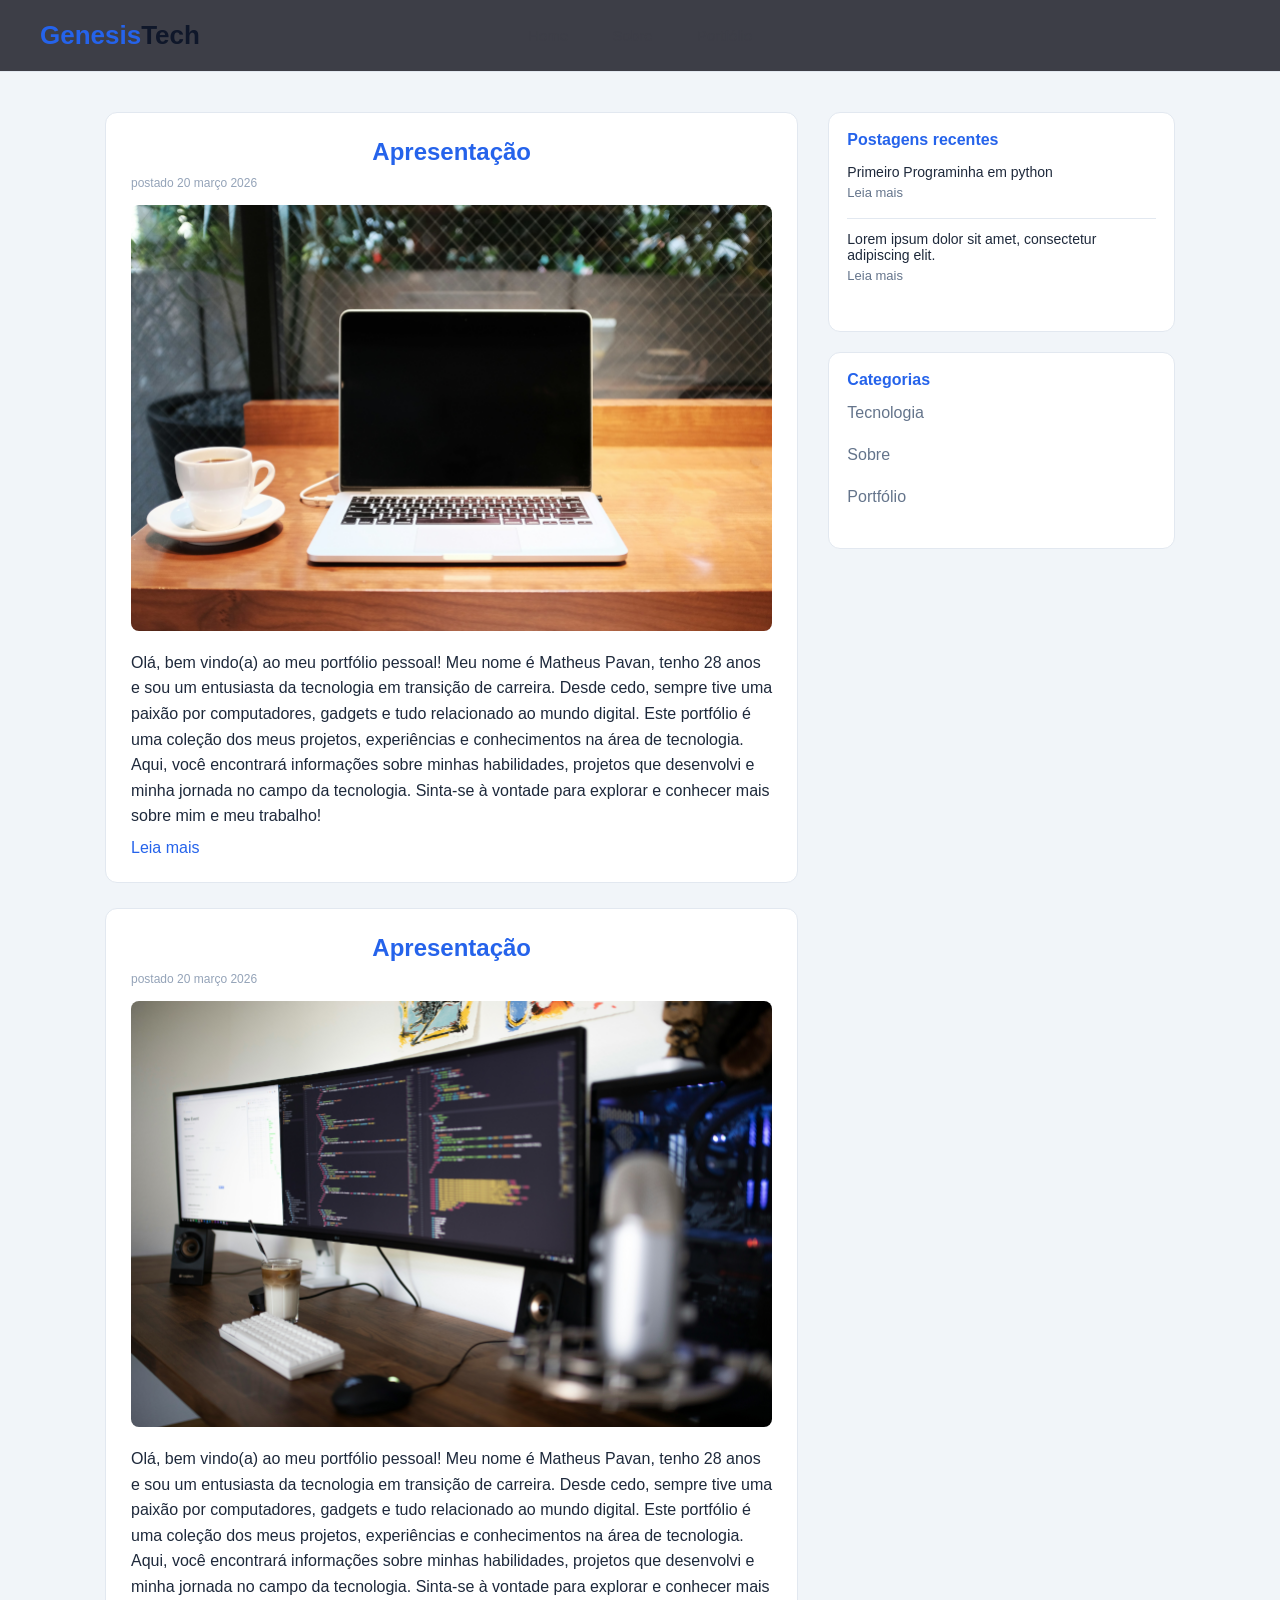
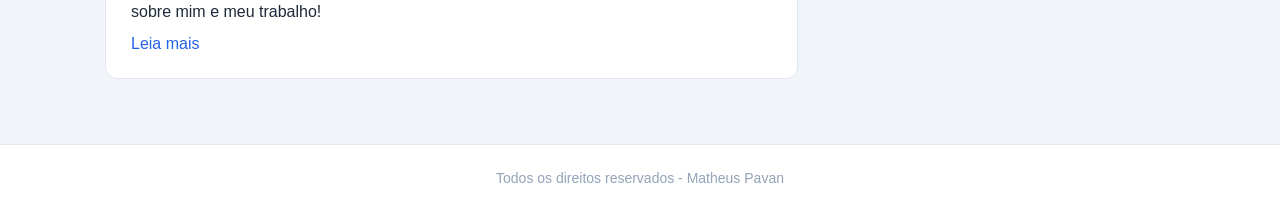
<file: index.html>
<!DOCTYPE html>
<html lang="pt-br">

<head>
    <meta charset="UTF-8">
    <meta name="viewport" content="width=device-width, initial-scale=1.0">
    <title>Portifólio Pessoal</title>

    <link rel="stylesheet" href="css/style.css">
</head>

<body>

    <div id="header">

        <div id="logo">
            <h1 class="white">Genesis<span class="black">Tech</span></h1>
        </div>
    
        <div id="menu">
            <a href="index.html">Home</a>
            <a href="pages/sobre.html">Sobre</a>
            <a href="pages/portfolio.html">Portfólio</a>
        </div>

    </div>

    <div id="content">

        <div id="posts">

            <!-- abertura postagem -->
            <div class="post">
                <h2 style="text-align: center;">Apresentação</h2>
                <span class="data-post">postado 20 março 2026</span>
                <img class="img-post" src="imagens/tecnologia01.png">
                <p>
                    Olá, bem vindo(a) ao meu portfólio pessoal! Meu nome é Matheus Pavan, tenho 28 anos e sou um entusiasta da tecnologia em transição de carreira. Desde cedo, sempre tive uma paixão por computadores, gadgets e tudo relacionado ao mundo digital. Este portfólio é uma coleção dos meus projetos, experiências e conhecimentos na área de tecnologia. Aqui, você encontrará informações sobre minhas habilidades, projetos que desenvolvi e minha jornada no campo da tecnologia. Sinta-se à vontade para explorar e conhecer mais sobre mim e meu trabalho!
                </p>
                <a href="">Leia mais</a>
            </div>
            <!--fechamento postagem -->
  <!-- abertura postagem -->
            <div class="post">
                <h2 style="text-align: center;">Apresentação</h2>
                <span class="data-post">postado 20 março 2026</span>
                <img class="img-post" src="imagens/tecnologia02.png">
                <p>
                    Olá, bem vindo(a) ao meu portfólio pessoal! Meu nome é Matheus Pavan, tenho 28 anos e sou um entusiasta da tecnologia em transição de carreira. Desde cedo, sempre tive uma paixão por computadores, gadgets e tudo relacionado ao mundo digital. Este portfólio é uma coleção dos meus projetos, experiências e conhecimentos na área de tecnologia. Aqui, você encontrará informações sobre minhas habilidades, projetos que desenvolvi e minha jornada no campo da tecnologia. Sinta-se à vontade para explorar e conhecer mais sobre mim e meu trabalho!
                </p>
                <a href="">Leia mais</a>
            </div>
            <!--fechamento postagem -->
        </div>
    
        <div id="right-side">

            <div class="content-right">
                <h3>Postagens recentes</h3>

                <div class="post-right">
                    <p>Primeiro Programinha em python</p>
                    <a href="pages/progpy.html">Leia mais</a>
                </div>

                <div class="post-right" style="border-bottom: none;">
                    <p>Lorem ipsum dolor sit amet, consectetur adipiscing elit.</p>
                    <a href="">Leia mais</a>
                </div>

            </div>

            <div class="content-right">
                <h3>Categorias</h3>

                <a href="">Tecnologia</a><br>
                <a href="">Sobre</a><br>
                <a href="">Portfólio</a><br>
                
            </div>

        </div>
    </div>
<div id="footer">
    Todos os direitos reservados - Matheus Pavan
</div>

    </div>
</body>

</html>
</file>
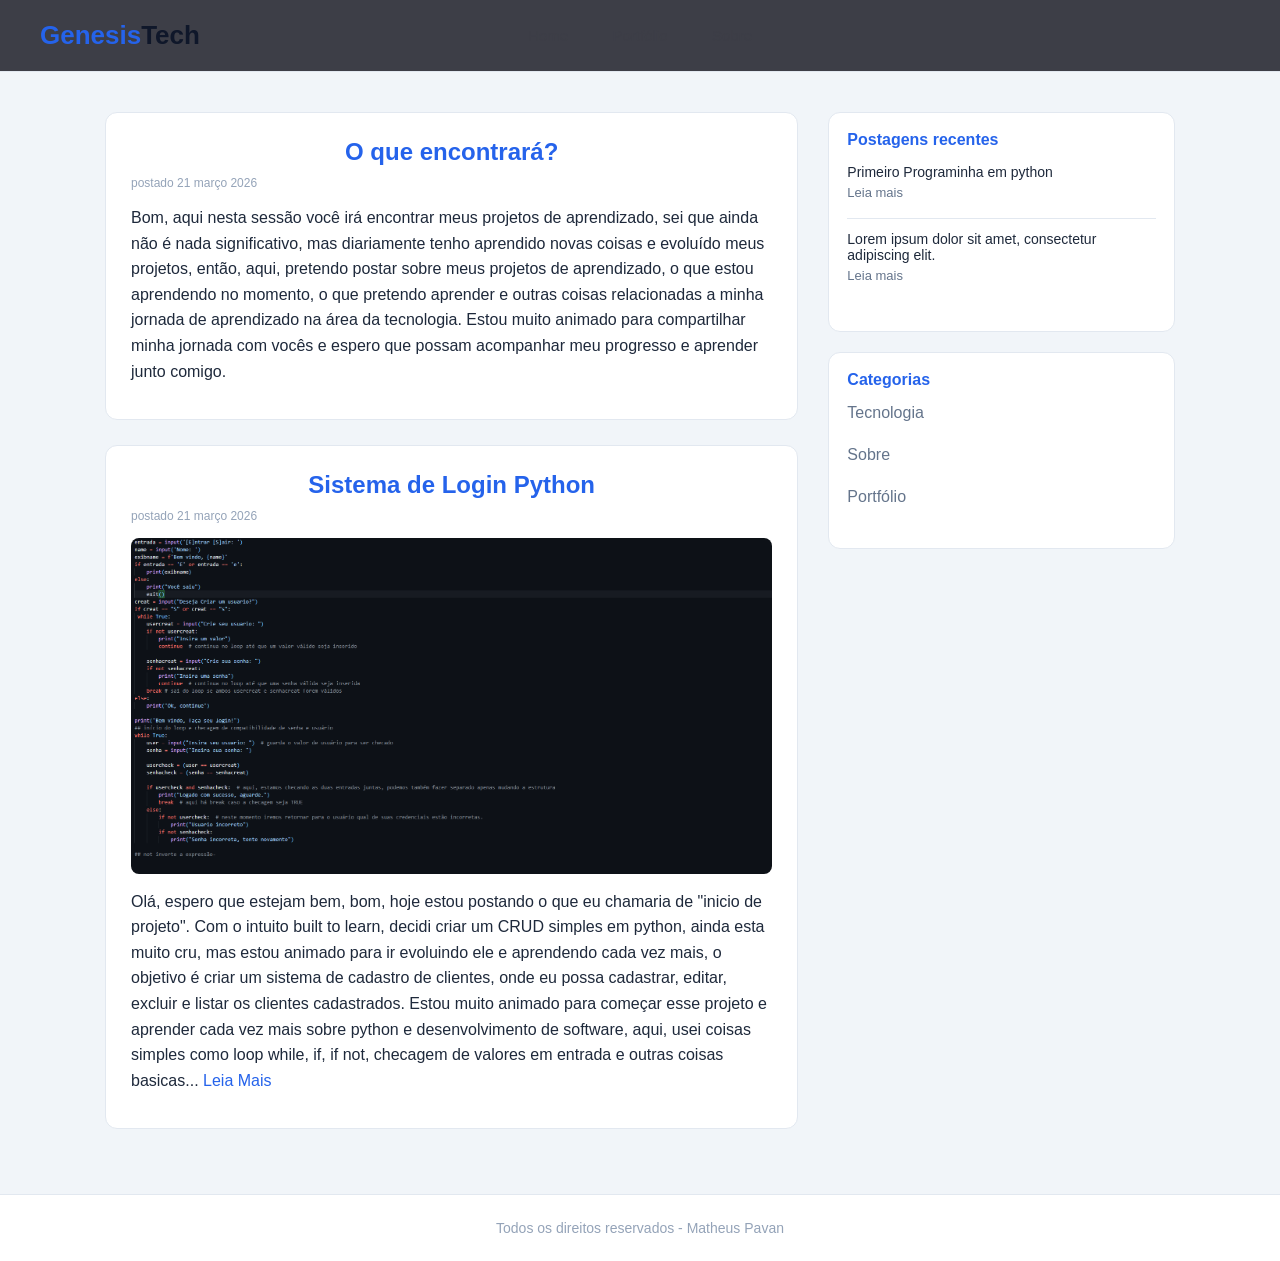
<file: pages/portfolio.html>
<html lang="pt-br">

<head>
    <meta charset="UTF-8">
    <meta name="viewport" content="width=device-width, initial-scale=1.0">
    <title>Sobre</title>

    <link rel="stylesheet" href="../css/style.css">
</head>

<body>

    <div id="header">

        <div id="logo">
            <h1 class="white">Genesis<span class="black">Tech</span></h1>
        </div>
    
        <div id="menu">
            <a href="..\index.html">Home</a>
            <a href="portfolio.html">Portfólio</a>
            <a href="sobre.html">Sobre</a>
        </div>

    </div>

    <div id="content">


        <div id="posts">
            <div class="post">
                <h2 style="text-align: center;">O que encontrará?</h2>
                <span class="data-post">postado 21 março 2026</span>
                <p>
                    Bom, aqui nesta sessão você irá encontrar meus projetos de aprendizado, sei que ainda não é nada significativo, mas diariamente tenho aprendido novas coisas e evoluído meus projetos, então, aqui, pretendo postar sobre meus projetos de aprendizado, o que estou aprendendo no momento, o que pretendo aprender e outras coisas relacionadas a minha jornada de aprendizado na área da tecnologia. Estou muito animado para compartilhar minha jornada com vocês e espero que possam acompanhar meu progresso e aprender junto comigo.
                </p>
            </div>
                    <!-- abertura postagem -->
            <div class="post">
                <h2 style="text-align: center;">Sistema de Login Python</h2>
                <span class="data-post">postado 21 março 2026</span>
                <img class="img-post" src="../imagens/progpy.png">
                <p>
                    Olá, espero que estejam bem, bom, hoje estou postando o que eu chamaria de "inicio de projeto". Com o intuito built to learn, decidi criar um CRUD simples em python, ainda esta muito cru, mas estou animado para ir evoluindo ele e aprendendo cada vez mais, o objetivo é criar um sistema de cadastro de clientes, onde eu possa cadastrar, editar, excluir e listar os clientes cadastrados. Estou muito animado para começar esse projeto e aprender cada vez mais sobre python e desenvolvimento de software,
                    aqui, usei coisas simples como loop while, if, if not, checagem de valores em entrada e outras coisas basicas...
                    <a href="progpy.html">Leia Mais</a>
                </p>
            </div>

            <!--fechamento postagem -->

        </div>
    
        <div id="right-side">

            <div class="content-right">
                <h3>Postagens recentes</h3>

                <div class="post-right">
                    <p>Primeiro Programinha em python</p>
                    <a href="progpy.html">Leia mais</a>
                </div>

                <div class="post-right" style="border-bottom: none;">
                    <p>Lorem ipsum dolor sit amet, consectetur adipiscing elit.</p>
                    <a href="">Leia mais</a>
                </div>

            </div>

            <div class="content-right">
                <h3>Categorias</h3>

                <a href="">Tecnologia</a><br>
                <a href="">Sobre</a><br>
                <a href="">Portfólio</a><br>
                
            </div>
        </div>
    </div>

        <div id="footer">
            Todos os direitos reservados - Matheus Pavan
        </div>

    </div>
</body>

</html>
</file>
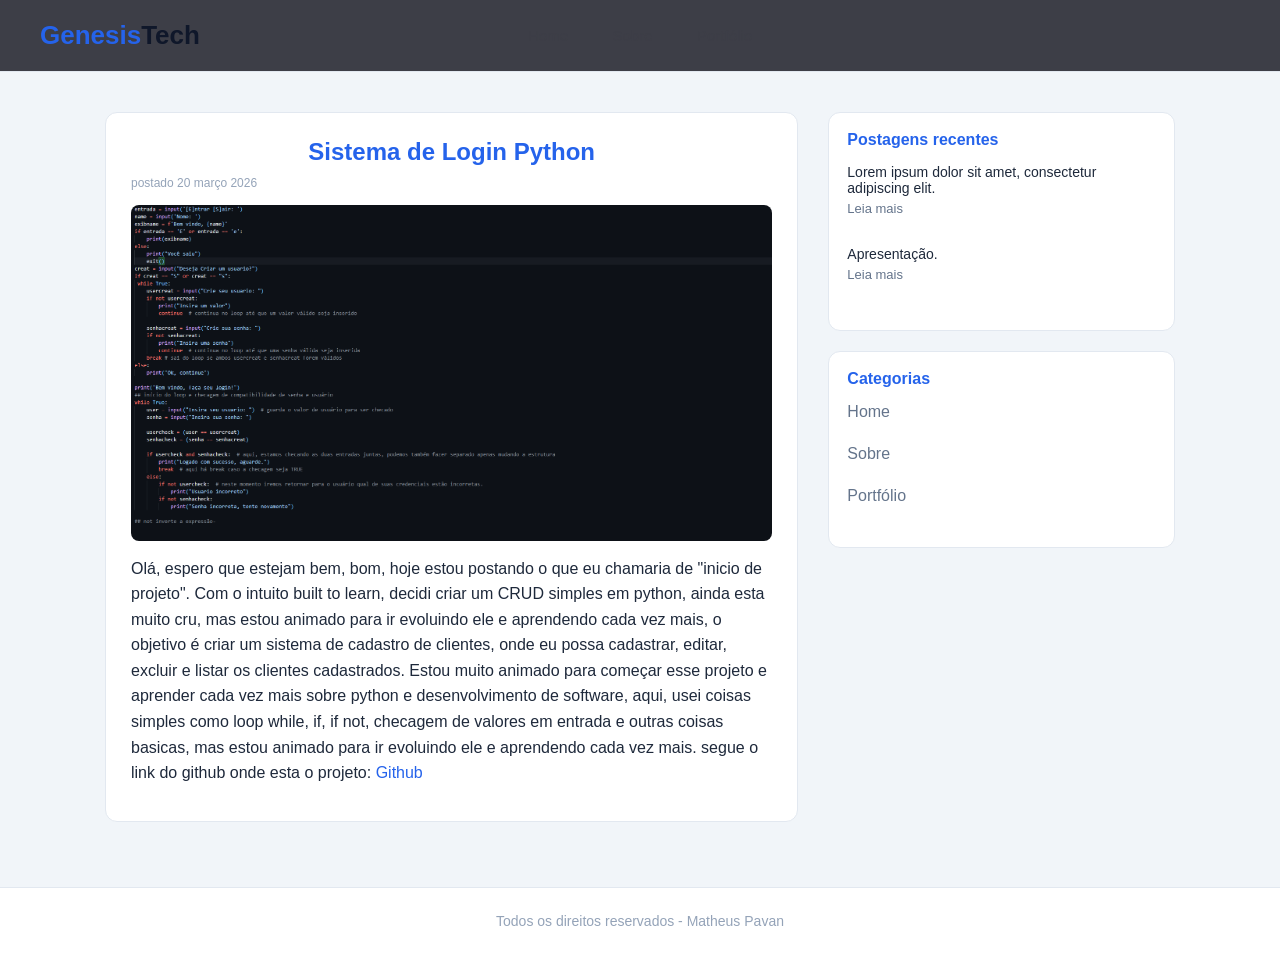
<file: pages/progpy.html>
<html lang="pt-br">

<head>
    <meta charset="UTF-8">
    <meta name="viewport" content="width=device-width, initial-scale=1.0">
    <title>Sobre</title>

    <link rel="stylesheet" href="../css/style.css">
</head>

<body>

    <div id="header">

        <div id="logo">
            <h1 class="white">Genesis<span class="black">Tech</span></h1>
        </div>
    
        <div id="menu">
            <a href="..\index.html">Home</a>
            <a href="sobre.html">Sobre</a>
            <a href="portfolio.html">Portfólio</a>
        </div>

    </div>

    <div id="content">

        <div id="posts">

            <!-- abertura postagem -->
            <div class="post">
                <h2 style="text-align: center;">Sistema de Login Python</h2>
                <span class="data-post">postado 20 março 2026</span>
                <img class="img-post" src="../imagens/progpy.png">
                <p>
                    Olá, espero que estejam bem, bom, hoje estou postando o que eu chamaria de "inicio de projeto". Com o intuito built to learn, decidi criar um CRUD simples em python, ainda esta muito cru, mas estou animado para ir evoluindo ele e aprendendo cada vez mais, o objetivo é criar um sistema de cadastro de clientes, onde eu possa cadastrar, editar, excluir e listar os clientes cadastrados. Estou muito animado para começar esse projeto e aprender cada vez mais sobre python e desenvolvimento de software,
                    aqui, usei coisas simples como loop while, if, if not, checagem de valores em entrada e outras coisas basicas, mas estou animado para ir evoluindo ele e aprendendo cada vez mais.
                    segue o link do github onde esta o projeto:
                    <a href="https://github.com/aresmatheus97-gif/loginsys">Github</a>
                </p>
            </div>
            <!--fechamento postagem -->
        </div>
    
        <div id="right-side">

            <div class="content-right">
                <h3>Postagens recentes</h3>

            

                <div class="post-right" style="border-bottom: none;">
                    <p>Lorem ipsum dolor sit amet, consectetur adipiscing elit.</p>
                    <a href="">Leia mais</a>
                </div>

                 <div class="post-right" style="border-bottom: none;">
                    <p>Apresentação.</p>
                    <a href="">Leia mais</a>
                </div>

            </div>

            <div class="content-right">
                <h3>Categorias</h3>

                <a href="">Home</a><br>
                <a href="">Sobre</a><br>
                <a href="">Portfólio</a><br>
                
            </div>

        </div>
    </div>
        <div id="footer">
            Todos os direitos reservados - Matheus Pavan
        </div>

    </div>
</body>

</html>
</file>
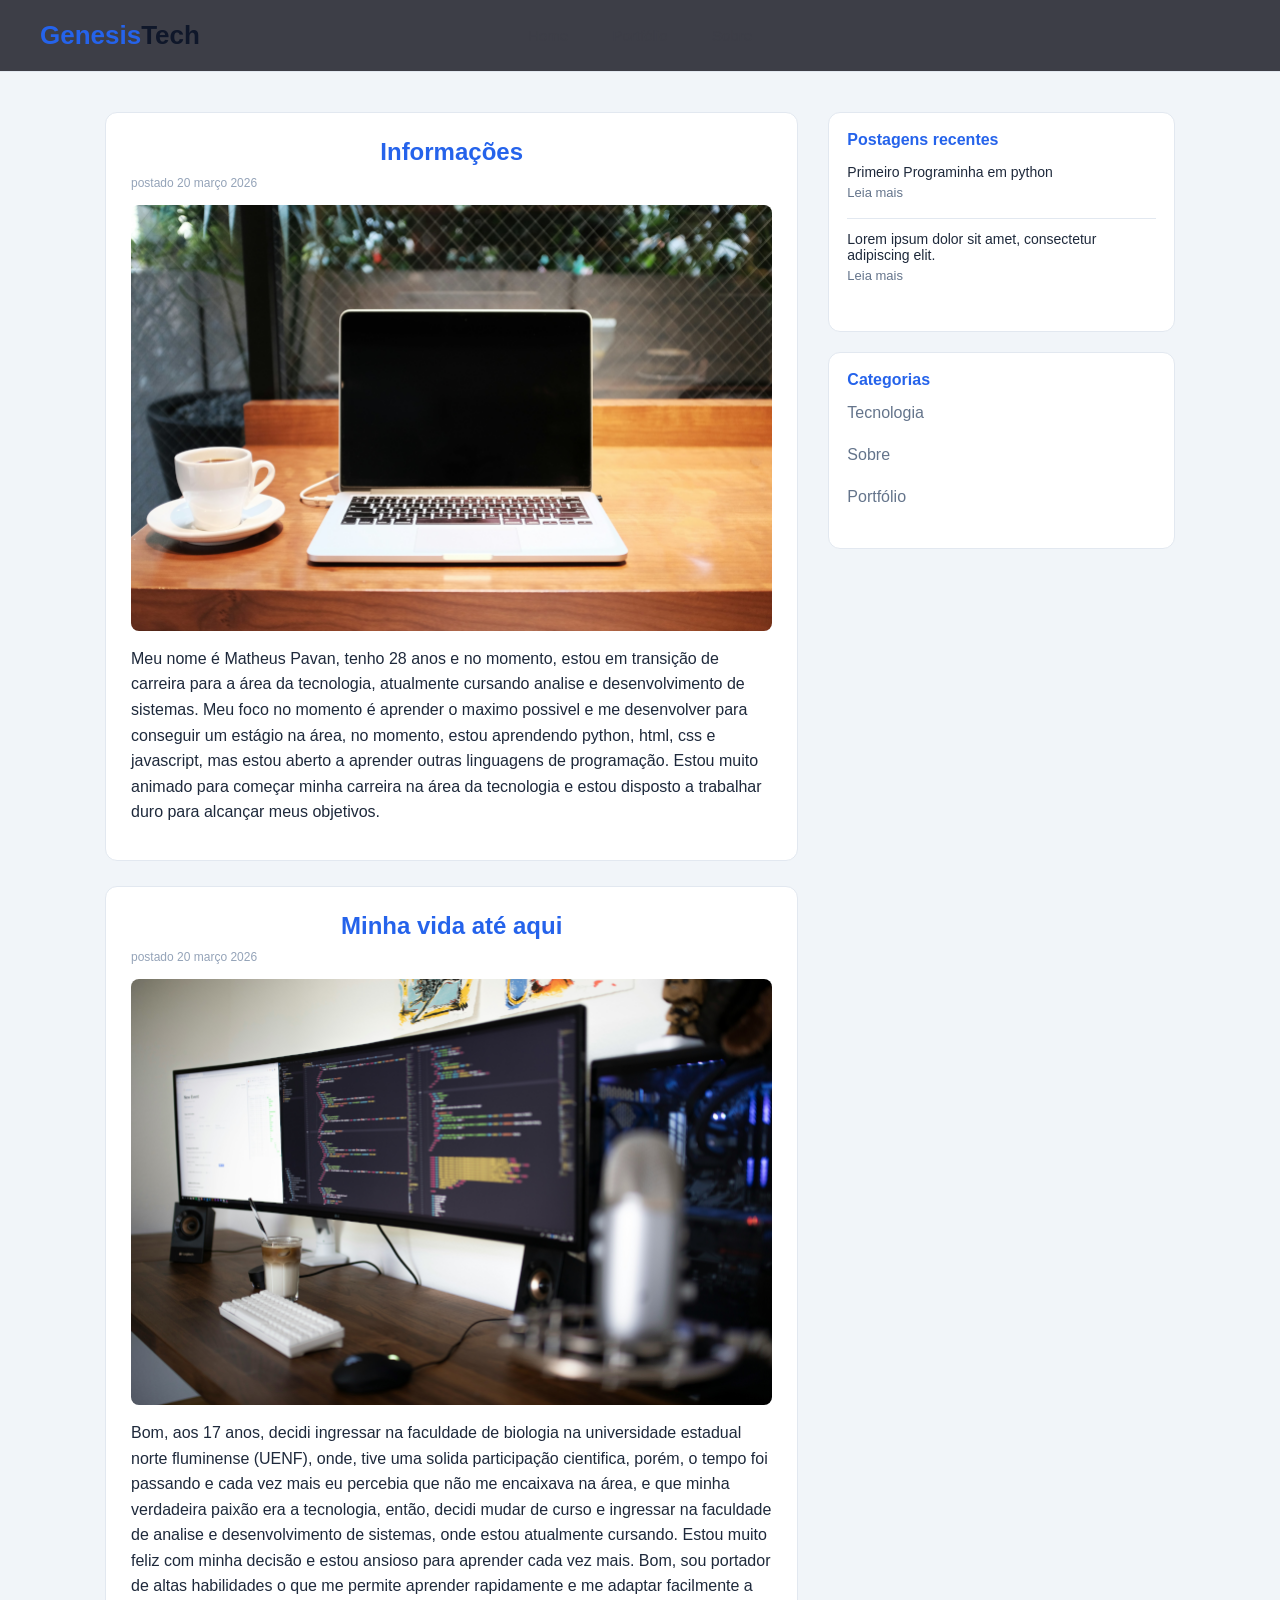
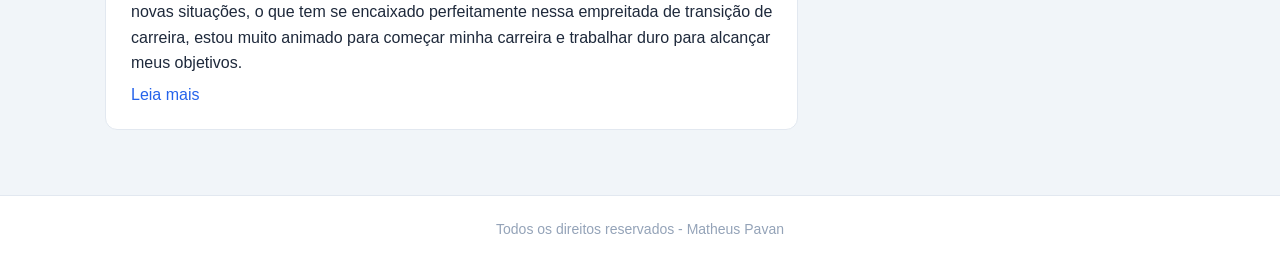
<file: pages/sobre.html>
<html lang="pt-br">

<head>
    <meta charset="UTF-8">
    <meta name="viewport" content="width=device-width, initial-scale=1.0">
    <title>Sobre</title>

    <link rel="stylesheet" href="../css/style.css">
</head>

<body>

    <div id="header">

        <div id="logo">
            <h1 class="white">Genesis<span class="black">Tech</span></h1>
        </div>
    
        <div id="menu">
            <a href="..\index.html">Home</a>
            <a href="portfolio.html">Portfólio</a>
            <a href="sobre.html">Sobre</a>
        </div>

    </div>

    <div id="content">

        <div id="posts">

            <!-- abertura postagem -->
            <div class="post">
                <h2 style="text-align: center;">Informações</h2>
                <span class="data-post">postado 20 março 2026</span>
                <img class="img-post" src="../imagens/tecnologia01.png">
                <p>
                    Meu nome é Matheus Pavan, tenho 28 anos e no momento, estou em transição de carreira para a área da tecnologia, atualmente cursando analise e desenvolvimento de sistemas. Meu foco no momento é aprender o maximo possivel e me desenvolver para conseguir um estágio na área, no momento, estou aprendendo python, html, css e javascript, mas estou aberto a aprender outras linguagens de programação. Estou muito animado para começar minha carreira na área da tecnologia e estou disposto a trabalhar duro para alcançar meus objetivos.
                </p>
            </div>
            <!--fechamento postagem -->
  <!-- abertura postagem -->
            <div class="post">
                <h2 style="text-align: center;">Minha vida até aqui</h2>
                <span class="data-post">postado 20 março 2026</span>
                <img class="img-post" src="../imagens/tecnologia02.png">
                <p>
                   Bom, aos 17 anos, decidi ingressar na faculdade de biologia na universidade estadual norte fluminense (UENF), onde, tive uma solida participação cientifica, porém, o tempo foi passando e cada vez mais eu percebia que não me encaixava na área, e que minha verdadeira paixão era a tecnologia, então, decidi mudar de curso e ingressar na faculdade de analise e desenvolvimento de sistemas, onde estou atualmente cursando. Estou muito feliz com minha decisão e estou ansioso para aprender cada vez mais. Bom, sou portador de altas habilidades o que me permite aprender rapidamente e me adaptar facilmente a novas situações, o que tem se encaixado perfeitamente nessa empreitada de transição de carreira, estou muito animado para começar minha carreira e trabalhar duro para alcançar meus objetivos. 
                </p>
                <a href="">Leia mais</a>
            </div>
            <!--fechamento postagem -->
        </div>
    
        <div id="right-side">

            <div class="content-right">
                <h3>Postagens recentes</h3>

                <div class="post-right">
                    <p>Primeiro Programinha em python</p>
                    <a href="progpy.html">Leia mais</a>
                </div>

                <div class="post-right" style="border-bottom: none;">
                    <p>Lorem ipsum dolor sit amet, consectetur adipiscing elit.</p>
                    <a href="">Leia mais</a>
                </div>

            </div>

            <div class="content-right">
                <h3>Categorias</h3>

                <a href="">Tecnologia</a><br>
                <a href="">Sobre</a><br>
                <a href="">Portfólio</a><br>
                
            </div>

        </div>
    </div>
        <div id="footer">
            Todos os direitos reservados - Matheus Pavan
        </div>

    </div>
</body>

</html>
</file>
<file: css/style.css>
/* RESET */
* {
    margin: 0;
    padding: 0;
    box-sizing: border-box;
}

body {
    font-family: 'Inter', 'Segoe UI', sans-serif;
    background: #f1f5f9;
    color: #1e293b;
}

/* HEADER */
#header {
    position: sticky;
    top: 0;
    z-index: 10;

    display: flex;
    align-items: center;
    justify-content: space-between;

    padding: 20px 40px;

    background: #3d3e47;
    border-bottom: 1px solid #e2e8f0;
}

/* LOGO */
#logo h1 {
    font-size: 26px;
    font-weight: 600;
}

.white {
    color: #2563eb;
}

.black {
    color: #0f172a;
}

/* MENU CENTRAL */
#menu {
    position: absolute;
    left: 50%;
    transform: translateX(-50%);
}

#menu a {
    margin: 0 20px;
    text-decoration: none;
    color: #3d3e47;
    font-size: 15px;
    font-weight: 500;
    position: relative;
    transition: 0.3s;
}

#menu a::after {
    content: "";
    position: absolute;
    left: 0;
    bottom: -6px;
    width: 0%;
    height: 2px;
    background: #2563eb;
    transition: 0.3s;
}

#menu a:hover {
    color: #2563eb;
}

#menu a:hover::after {
    width: 100%;
}

/* CONTAINER */
#content {
    max-width: 1100px;
    margin: 40px auto;
    display: flex;
    gap: 30px;
    padding: 0 15px;
}

/* POSTS */
#posts {
    flex: 2;
}

/* CARD POST */
.post {
    background: #ffffff;
    border: 1px solid #e2e8f0;
    padding: 25px;
    border-radius: 12px;
    margin-bottom: 25px;
    transition: all 0.25s ease;
}

.post:hover {
    transform: translateY(-5px);
    box-shadow: 0 8px 20px rgba(0,0,0,0.06);
}

/* TITULO */
.post h2 {
    color: #2563eb;
    margin-bottom: 10px;
}

/* DATA */
.data-post {
    font-size: 12px;
    color: #94a3b8;
    display: block;
    margin-bottom: 15px;
}

/* IMAGEM */
.img-post {
    width: 100%;
    border-radius: 8px;
    margin-bottom: 15px;
}

/* TEXTO */
.post p {
    line-height: 1.6;
    margin-bottom: 10px;
}

/* LINK */
.post a {
    color: #2563eb;
    text-decoration: none;
    font-weight: 500;
}

.post a:hover {
    text-decoration: underline;
}

/* SIDEBAR */
#right-side {
    flex: 1;
}

/* CAIXAS LATERAIS */
.content-right {
    background: #ffffff;
    border: 1px solid #e2e8f0;
    padding: 18px;
    border-radius: 12px;
    margin-bottom: 20px;
}

/* TITULO SIDEBAR */
.content-right h3 {
    margin-bottom: 15px;
    font-size: 16px;
    color: #2563eb;
}

/* POSTS LATERAIS */
.post-right {
    margin-bottom: 12px;
    padding-bottom: 12px;
    border-bottom: 1px solid #e2e8f0;
}

.post-right p {
    font-size: 14px;
    margin-bottom: 5px;
}

.post-right a {
    font-size: 13px;
    color: #2563eb;
    text-decoration: none;
}

.post-right a:hover {
    text-decoration: underline;
}

/* LINKS SIDEBAR */
.content-right a {
    display: block;
    color: #64748b;
    text-decoration: none;
    margin-bottom: 6px;
}

.content-right a:hover {
    color: #2563eb;
}

/* FOOTER */
#footer {
    text-align: center;
    padding: 25px;
    margin-top: 40px;
    background: #ffffff;
    border-top: 1px solid #e2e8f0;
    color: #94a3b8;
    font-size: 14px;
}

/* =========================
   RESPONSIVO
========================= */

/* tablet */
@media (max-width: 1024px) {
    #content {
        flex-direction: column;
    }
}

/* celular */
@media (max-width: 768px) {

    #header {
        flex-direction: column;
        gap: 10px;
    }

    #menu {
        position: static;
        transform: none;
    }

    #menu a {
        margin: 0 10px;
    }

    #content {
        flex-direction: column;
        margin-top: 20px;
    }

    #posts,
    #right-side {
        width: 100%;
    }

}

/* celular pequeno */
@media (max-width: 480px) {

    #menu a {
        display: block;
        margin: 8px 0;
        text-align: center;
    }

    #logo h1 {
        font-size: 22px;
    }

    .post {
        padding: 18px;
    }

    .post h2 {
        font-size: 18px;
    }

}
</file>
